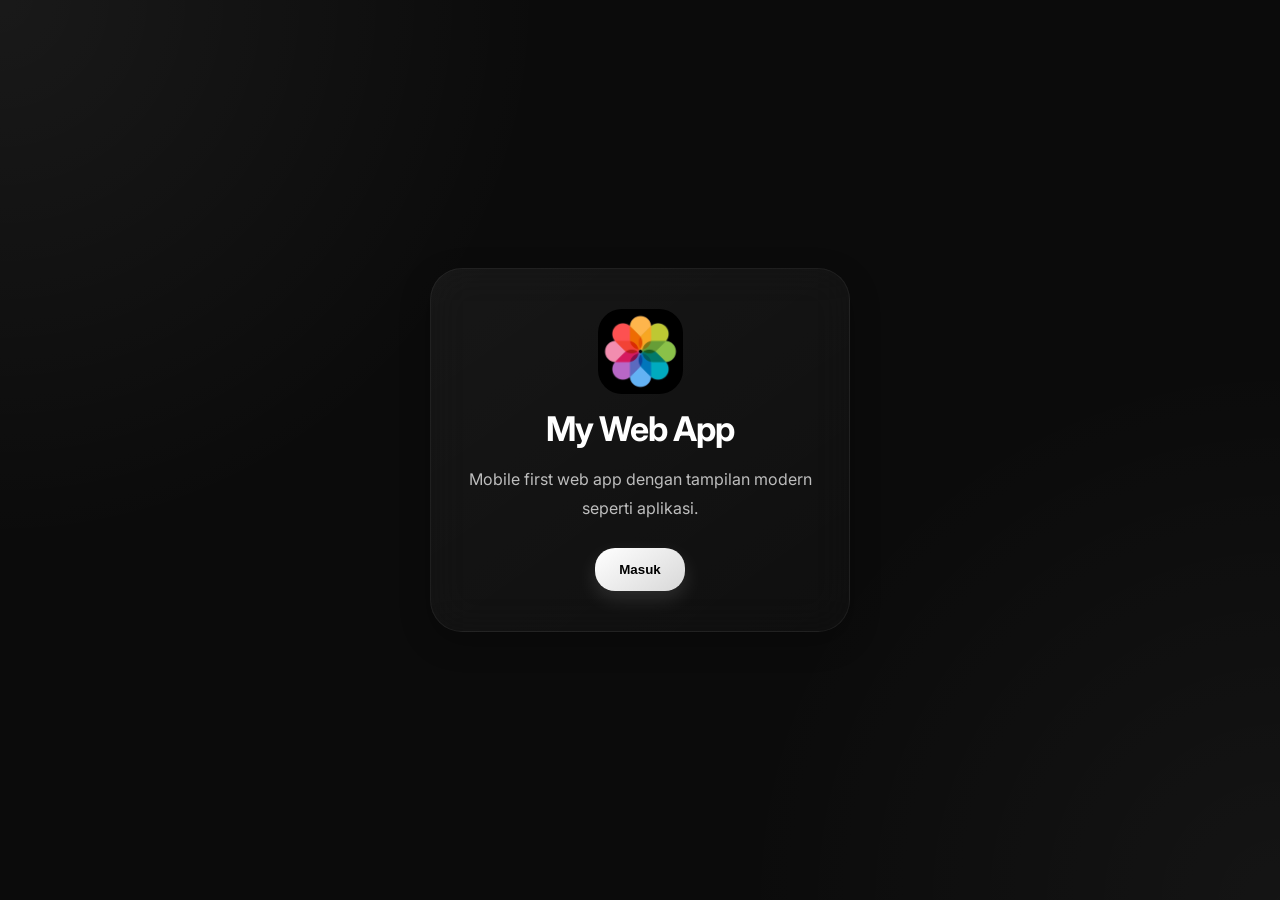
<file: index.html>
<!DOCTYPE html>
<html lang="id">
<head>
  <meta charset="UTF-8">
  <meta name="viewport" content="width=device-width, initial-scale=1.0">

  <title>Early Page</title>

  <link rel="stylesheet" href="style.css">
  <link rel="manifest" href="manifest.json">
  <meta name="theme-color" content="#111111">
  <link rel="apple-touch-icon" href="sumber/icon-192.png">

  <meta name="theme-color" content="#111111">
</head>
<body class="early-body">

<section class="early-container">

  <div class="early-card">

    <img src="sumber/logo.png" class="profile-image">

    <h1>My Web App</h1>

    <p>
      Mobile first web app dengan tampilan modern seperti aplikasi.
    </p>

    <button class="main-btn" onclick="goHome()">
      Masuk
    </button>

  </div>

</section>

<script src="app.js"></script>
</body>
</html>
</file>
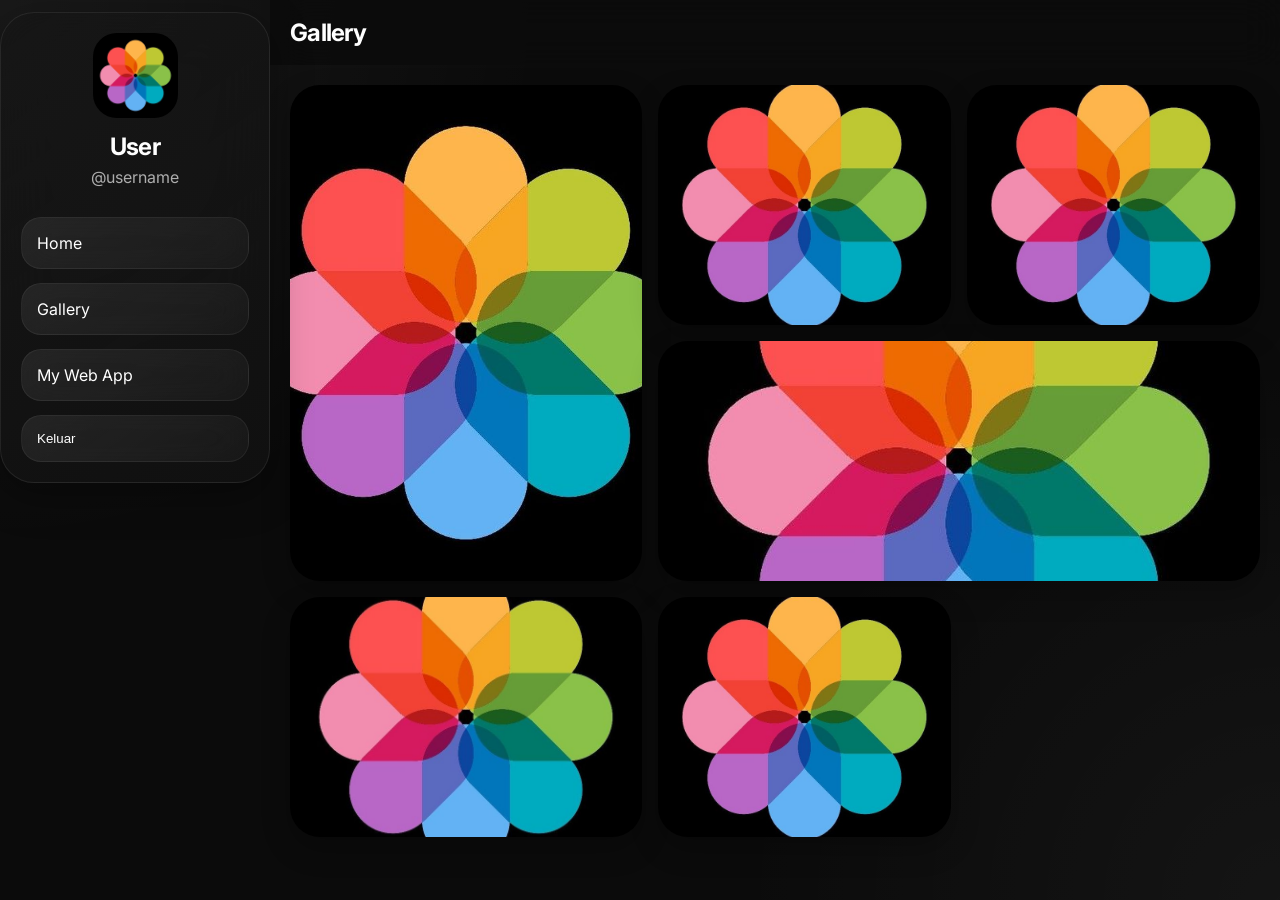
<file: gallery.html>
<!-- gallery.html -->
<!DOCTYPE html>
<html lang="id">
<head>
  <meta charset="UTF-8">
  <meta name="viewport" content="width=device-width, initial-scale=1.0">

  <title>Gallery</title>

  <link rel="stylesheet" href="style.css">
  <link rel="manifest" href="manifest.json">
  <meta name="theme-color" content="#111111">
  <link rel="apple-touch-icon" href="sumber/icon-192.png">
</head>
<body>

<div class="app-layout">

  <aside class="sidebar" id="sidebar">

    <div class="sidebar-profile">

      <img src="sumber/logo.png" class="profile-image">

      <h2>User</h2>

      <p>@username</p>

    </div>

    <nav class="sidebar-nav">

      <a href="home.html">Home</a>
      <a href="gallery.html">Gallery</a>
      <a href="index.html">My Web App</a>

      <button onclick="closeApp()">
        Keluar
      </button>

    </nav>

  </aside>

  <main class="main-content">

    <header class="topbar">

      <button class="menu-btn" onclick="toggleSidebar()">
        ☰
      </button>

      <h1>Gallery</h1>

    </header>

    <section class="gallery-grid">

  <img src="sumber/hero.jpg" alt="" onclick="openPreview(this.src)">
  <img src="sumber/logo.png" alt="" onclick="openPreview(this.src)">
  <img src="sumber/hero.jpg" alt="" onclick="openPreview(this.src)">

  <img src="sumber/logo.png" alt="" onclick="openPreview(this.src)">
  <img src="sumber/hero.jpg" alt="" onclick="openPreview(this.src)">
  <img src="sumber/logo.png" alt="" onclick="openPreview(this.src)">

</section>

<div class="image-preview" id="imagePreview">

  <div class="preview-topbar">

    <button onclick="closePreview()">
      ✕
    </button>

    <span>Gallery</span>

    <button>
      ⋯
    </button>

  </div>

  <img id="previewImage">

  <div class="preview-bottombar">

    <button>♡</button>
    <button>⬇</button>
    <button>⤴</button>
    <button>🗑</button>

  </div>

</div>

<script src="app.js"></script>
</body>
</html>
</file>
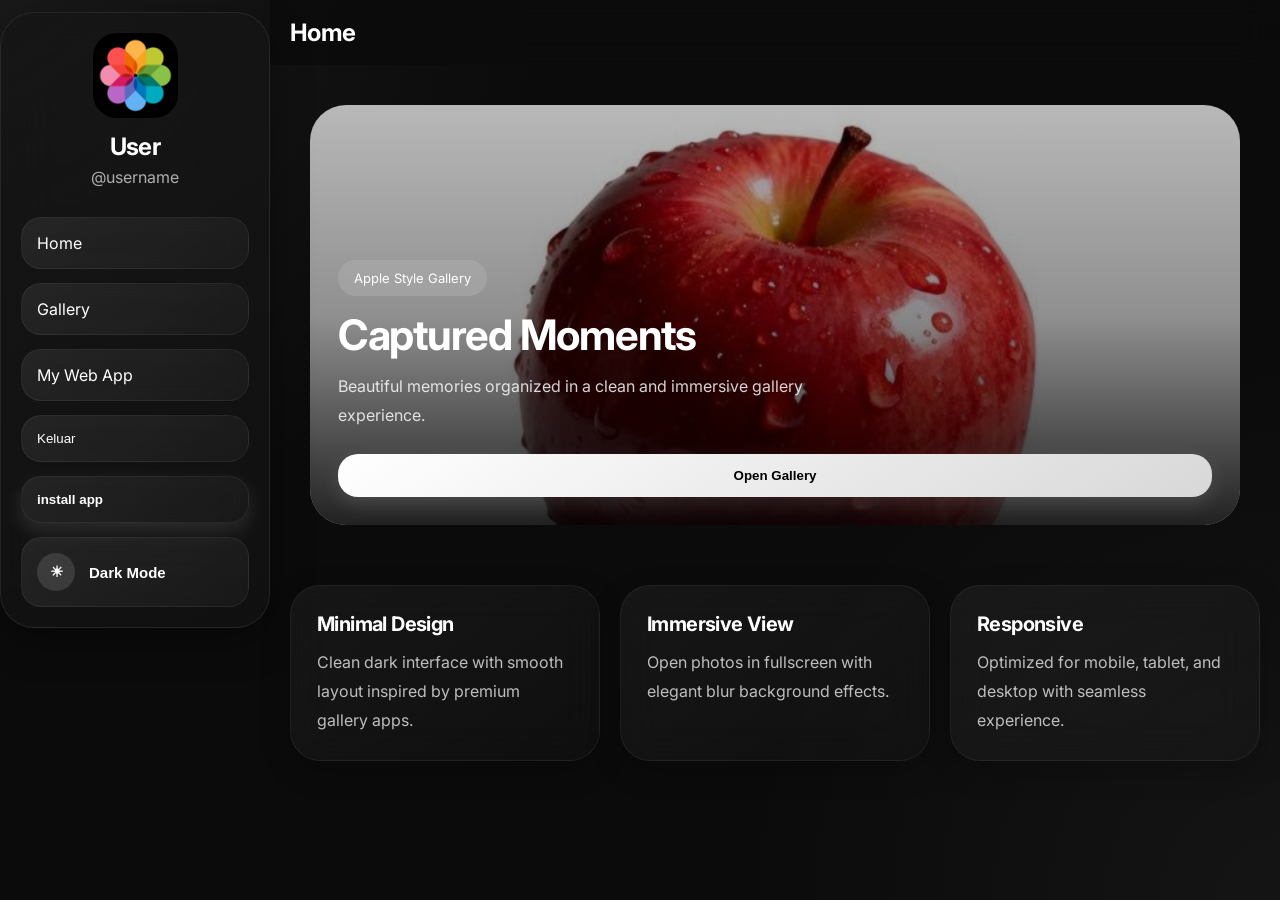
<file: home.html>
<!-- home.html -->
<!DOCTYPE html>
<html lang="id">
<head>
  <meta charset="UTF-8">
  <meta name="viewport" content="width=device-width, initial-scale=1.0">

  <title>Home</title>

  <link rel="stylesheet" href="style.css">
  <link rel="manifest" href="manifest.json">
  <meta name="theme-color" content="#111111">
  <link rel="apple-touch-icon" href="sumber/icon-192.png">
</head>
<body>

<div class="app-layout">

  <aside class="sidebar" id="sidebar">

    <div class="sidebar-profile">

      <img src="sumber/logo.png" class="profile-image">

      <h2>User</h2>

      <p>@username</p>

    </div>

    <nav class="sidebar-nav">

  <a href="home.html">Home</a>
  <a href="gallery.html">Gallery</a>
  <a href="index.html">My Web App</a>

  <button onclick="closeApp()">
    Keluar
  </button>
  <button class="install-btn" id="installButton">
    install app
  </button>

  <button 
  class="theme-switch-btn"
  id="themeButton"
  onclick="toggleTheme()"
>
  Dark Mode
</button>

</nav>

  </aside>

  <main class="main-content">

    <header class="topbar">

      <button class="menu-btn" onclick="toggleSidebar()">
        ☰
      </button>

      <h1>Home</h1>


    </header>

    <section class="hero-section">

      

      

    <section class="hero-section">

  <div class="hero-overlay">

    <img src="sumber/applered.jpeg" alt="">

    <div class="hero-content">

      <span class="hero-label">
        Apple Style Gallery
      </span>

      <h2>
        Captured Moments
      </h2>

      <p>
        Beautiful memories organized in a clean and immersive gallery experience.
      </p>

      <button class="hero-button" onclick="goGallery()">
        Open Gallery
      </button>

    </div>

  </div>

</section>

</section>

<section class="card-grid">

  <div class="feature-card">

    <h3>Minimal Design</h3>

    <p>
      Clean dark interface with smooth layout inspired by premium gallery apps.
    </p>

  </div>

  <div class="feature-card">

    <h3>Immersive View</h3>

    <p>
      Open photos in fullscreen with elegant blur background effects.
    </p>

  </div>

  <div class="feature-card">

    <h3>Responsive</h3>

    <p>
      Optimized for mobile, tablet, and desktop with seamless experience.
    </p>

  </div>

</section>

</main>

</div>

<script src="app.js"></script>
</body>
</html>
</file>
<file: style.css>
/* APPLE PREMIUM UI */
@import url('https://fonts.googleapis.com/css2?family=Inter:wght@400;500;600;700&display=swap');
:root{
  --bg:#0b0b0b;
  --card:#151515;
  --card2:#1b1b1b;
  --text:white;
  --soft:rgba(255,255,255,0.72);
  --border:rgba(255,255,255,0.06);
  --topbar:rgba(11,11,11,0.82);
}

*{
  margin:0;
  padding:0;
  box-sizing:border-box;
}

body{

  font-family:
  "SF Pro Display",
  "Inter",
  -apple-system,
  BlinkMacSystemFont,
  sans-serif;



  background:

  radial-gradient(
    circle at top left,
    rgba(255,255,255,0.06),
    transparent 35%
  ),

  radial-gradient(
    circle at bottom right,
    rgba(255,255,255,0.04),
    transparent 35%
  ),

  var(--bg);

  color:var(--text);

  transition:
  background 0.45s ease,
  color 0.45s ease;

}

body.light-mode{
  --bg:#f2f2f4;
  --card:#ffffff;
  --card2:#ffffff;
  --text:#111;
  --soft:rgba(0,0,0,0.6);
  --border:rgba(0,0,0,0.05);
  --topbar:rgba(255,255,255,0.75);
}

img{
  width:100%;
  display:block;
}

button,
a{
  transition:0.3s;
}

/* EARLY PAGE */

.early-body{
  min-height:100vh;
  display:flex;
  justify-content:center;
  align-items:center;
  padding:20px;
}

.early-container{
  width:100%;
  max-width:420px;
}

.early-card{

  background:
  linear-gradient(
    145deg,
    rgba(255,255,255,0.05),
    rgba(255,255,255,0.02)
  );

  border:1px solid var(--border);

  border-radius:32px;

  padding:40px 25px;

  text-align:center;

  backdrop-filter:blur(20px);

  box-shadow:
  0 10px 30px rgba(0,0,0,0.25);

}

.early-logo{
  width:95px;
  height:95px;
  object-fit:cover;
  border-radius:24px;
  margin:0 auto 20px;
}

.early-card h1{
  font-size:34px;
  margin-bottom:16px;
}

.early-card p{
  opacity:0.72;
  line-height:1.8;
  margin-bottom:25px;
}

/* BUTTON */

.main-btn,
.hero-button{

  border:none;

  background:
  linear-gradient(
    145deg,
    #ffffff,
    #d8d8d8
  );

  color:black;

  padding:14px 24px;

  border-radius:20px;

  font-weight:bold;

  cursor:pointer;

  box-shadow:
  0 8px 20px rgba(255,255,255,0.12);

}

.main-btn:hover,
.hero-button:hover{
  transform:scale(1.03);
}

/* LAYOUT */

.app-layout{
  display:flex;
  min-height:100vh;
}

/* SIDEBAR */

.sidebar{

  width:270px;

  background:
  linear-gradient(
    145deg,
    rgba(22,22,22,0.88),
    rgba(18,18,18,0.78)
  );

  border:1px solid rgba(255,255,255,0.08);

  backdrop-filter:blur(28px);

  -webkit-backdrop-filter:blur(28px);

  padding:20px;

  position:fixed;

  left:-290px;
  top:12px;

  height:calc(100% - 24px);

  border-radius:34px;

  transition:0.35s ease;

  z-index:1000;

  box-shadow:
  0 12px 40px rgba(0,0,0,0.35);

}

.sidebar.active{
  left: 12px;;
}

.sidebar-profile{
  text-align:center;
  margin-bottom:30px;
}

.profile-image{
  width:85px;
  height:85px;
  object-fit:cover;
  border-radius:24px;
  margin:0 auto 14px;
}

.sidebar-profile p{
  opacity:0.65;
  margin-top:6px;
}

.sidebar-nav{
  display:flex;
  flex-direction:column;
  gap:14px;
}

.sidebar a,
.sidebar button{

  background:
  linear-gradient(
    145deg,
    rgba(255,255,255,0.08),
    rgba(255,255,255,0.03)
  );

  color:var(--text);

  text-decoration:none;

  padding:15px;

  border-radius:20px;

  border:1px solid var(--border);

  backdrop-filter:blur(18px);

  cursor:pointer;

  text-align:left;

}

.sidebar a:hover,
.sidebar button:hover{

  background:
  linear-gradient(
    145deg,
    rgba(255,255,255,0.14),
    rgba(255,255,255,0.05)
  );

}

/* MAIN */

.main-content{
  flex:1;
  width:100%;
}

/* TOPBAR */

.topbar{

  display:flex;
  align-items:center;
  gap:15px;

  padding:18px 20px;

  position:sticky;
  top:0;

  background:var(--topbar);

  backdrop-filter:blur(20px);

  z-index:50;

}

.topbar h1{
  font-size:24px;
}

.menu-btn{

  background:
  linear-gradient(
    145deg,
    rgba(255,255,255,0.1),
    rgba(255,255,255,0.04)
  );

  color:var(--text);

  border:none;

  width:46px;
  height:46px;

  border-radius:16px;

  font-size:20px;

  cursor:pointer;

}

/* HERO */

.hero-section{
  padding:20px;
}

.hero-overlay{
  position:relative;
  width:100%;
  height:420px;
  overflow:hidden;
  border-radius:36px;
}

.hero-overlay img{
  width:100%;
  height:100%;
  object-fit:cover;
  filter:brightness(0.72);
}

.hero-content{

  position:absolute;
  inset:0;

  display:flex;
  flex-direction:column;
  justify-content:flex-end;

  padding:28px;

  background:
  linear-gradient(
    to top,
    rgba(0,0,0,0.82),
    rgba(0,0,0,0.22),
    transparent
  );

}
.hero-label{

  width:max-content;

  background:
  rgba(255,255,255,0.12);

  backdrop-filter:blur(14px);

  padding:10px 16px;

  border-radius:999px;

  font-size:13px;

  margin-bottom:18px;

}

.hero-content h2{
  font-size:42px;
  line-height:1;
  margin-bottom:16px;
}

.hero-content p{
  opacity:0.82;
  line-height:1.8;
  max-width:520px;
  margin-bottom:24px;
}

/* CARD */

.card-grid{
  padding:20px;
  display:grid;
  grid-template-columns:1fr;
  gap:20px;
}

.feature-card{

  background:
  linear-gradient(
    145deg,
    rgba(255,255,255,0.05),
    rgba(255,255,255,0.02)
  );

  border:1px solid var(--border);

  padding:26px;

  border-radius:30px;

  backdrop-filter:blur(20px);

  box-shadow:
  0 10px 30px rgba(0,0,0,0.22);

}

.feature-card h3{
  margin-bottom:12px;
  font-size:20px;
}

.feature-card p{
  opacity:0.72;
  line-height:1.8;
}

/* GALLERY */

.gallery-grid{
  padding:20px;
  display:grid;
  grid-template-columns:1fr;
  gap:16px;
}

.gallery-grid img{

  height:260px;

  object-fit:cover;

  border-radius:30px;

  box-shadow:
  0 12px 28px rgba(0,0,0,0.25);

  transition:0.3s;

}

.gallery-grid img:hover{
  transform:scale(1.02);
}

/* IMAGE PREVIEW */

.image-preview{

  position:fixed;
  inset:0;

  background:rgba(0,0,0,0.82);

  backdrop-filter:blur(18px);

  display:flex;
  flex-direction:column;
  justify-content:space-between;
  align-items:center;

  opacity:0;
  pointer-events:none;

  transition:0.3s;

  z-index:5000;

  padding:20px;

}

.image-preview.active{
  opacity:1;
  pointer-events:auto;
}

.image-preview img{
  width:auto;
  max-width:95%;
  max-height:72vh;
  border-radius:28px;
  object-fit:contain;
}

/* PREVIEW BAR */

.preview-topbar,
.preview-bottombar{

  width:100%;

  display:flex;
  align-items:center;
  justify-content:space-between;

  background:
  linear-gradient(
    145deg,
    rgba(255,255,255,0.12),
    rgba(255,255,255,0.04)
  );

  border:1px solid rgba(255,255,255,0.06);

  backdrop-filter:blur(24px);

  padding:14px 18px;

  border-radius:24px;

}

.preview-bottombar{
  justify-content:space-around;
}

.preview-topbar button,
.preview-bottombar button{

  background:none;
  border:none;
  color:white;
  font-size:20px;
  cursor:pointer;

}

/* THEME BUTTON */

.theme-switch-btn{

  position:relative;

  width:100%;

  display:flex;
  align-items:center;
  gap:14px;

  padding:16px 18px;

  border:none;

  border-radius:22px;

  background:
  linear-gradient(
    145deg,
    rgba(255,255,255,0.16),
    rgba(255,255,255,0.04)
  );

  color:var(--text);

  font-size:15px;
  font-weight:600;

  backdrop-filter:blur(24px);

  cursor:pointer;

}

.theme-switch-btn::before{

  content:"☀";

  width:38px;
  height:38px;

  border-radius:50%;

  display:flex;
  align-items:center;
  justify-content:center;

  background:rgba(255,255,255,0.12);

}

body.light-mode .theme-switch-btn::before{
  content:"🌙";
  background:rgba(0,0,0,0.06);
}

/* LIGHT MODE */

body.light-mode .sidebar,
body.light-mode .feature-card,
body.light-mode .early-card{

  background:
  linear-gradient(
    145deg,
    rgba(255,255,255,0.92),
    rgba(240,240,240,0.82)
  );

}

/* RESPONSIVE */

@media(min-width:768px){

  .sidebar{
    left:0;
    position:relative;
  }

  .menu-btn{
    display:none;
  }

  .card-grid{
    grid-template-columns:repeat(3,1fr);
  }

  .gallery-grid{
    grid-template-columns:1.2fr 1fr 1fr;
    grid-auto-rows:240px;
  }

  .gallery-grid img{
    height:100%;
  }

  .gallery-grid img:nth-child(1){
    grid-row:span 2;
  }

  .gallery-grid img:nth-child(4){
    grid-column:span 2;
  }

}

@media(max-width:768px){

  .hero-overlay{
    height:420px;
  }

  .hero-content{

    justify-content:center;

    padding:24px;

  }

  .hero-content h2{
    font-size:34px;
  }

  .hero-content p{
    font-size:15px;
    line-height:1.7;
  }

}
h1,
h2,
h3{
  letter-spacing:-0.03em;
}

.hero-content h2{
  font-weight:700;
}

p{
  font-weight:400;
}


body.light-mode .sidebar{

  background:
  linear-gradient(
    145deg,
    rgba(255,255,255,0.88),
    rgba(245,245,245,0.78)
  );

}

.install-btn{

  background:
  linear-gradient(
    145deg,
    rgba(255,255,255,0.16),
    rgba(255,255,255,0.04)
  );

  color:var(--text);

  border:none;

  padding:14px 24px;

  border-radius:20px;

  font-weight:bold;

  cursor:pointer;

  box-shadow:
  0 8px 20px rgba(255,255,255,0.12);

}
</file>
